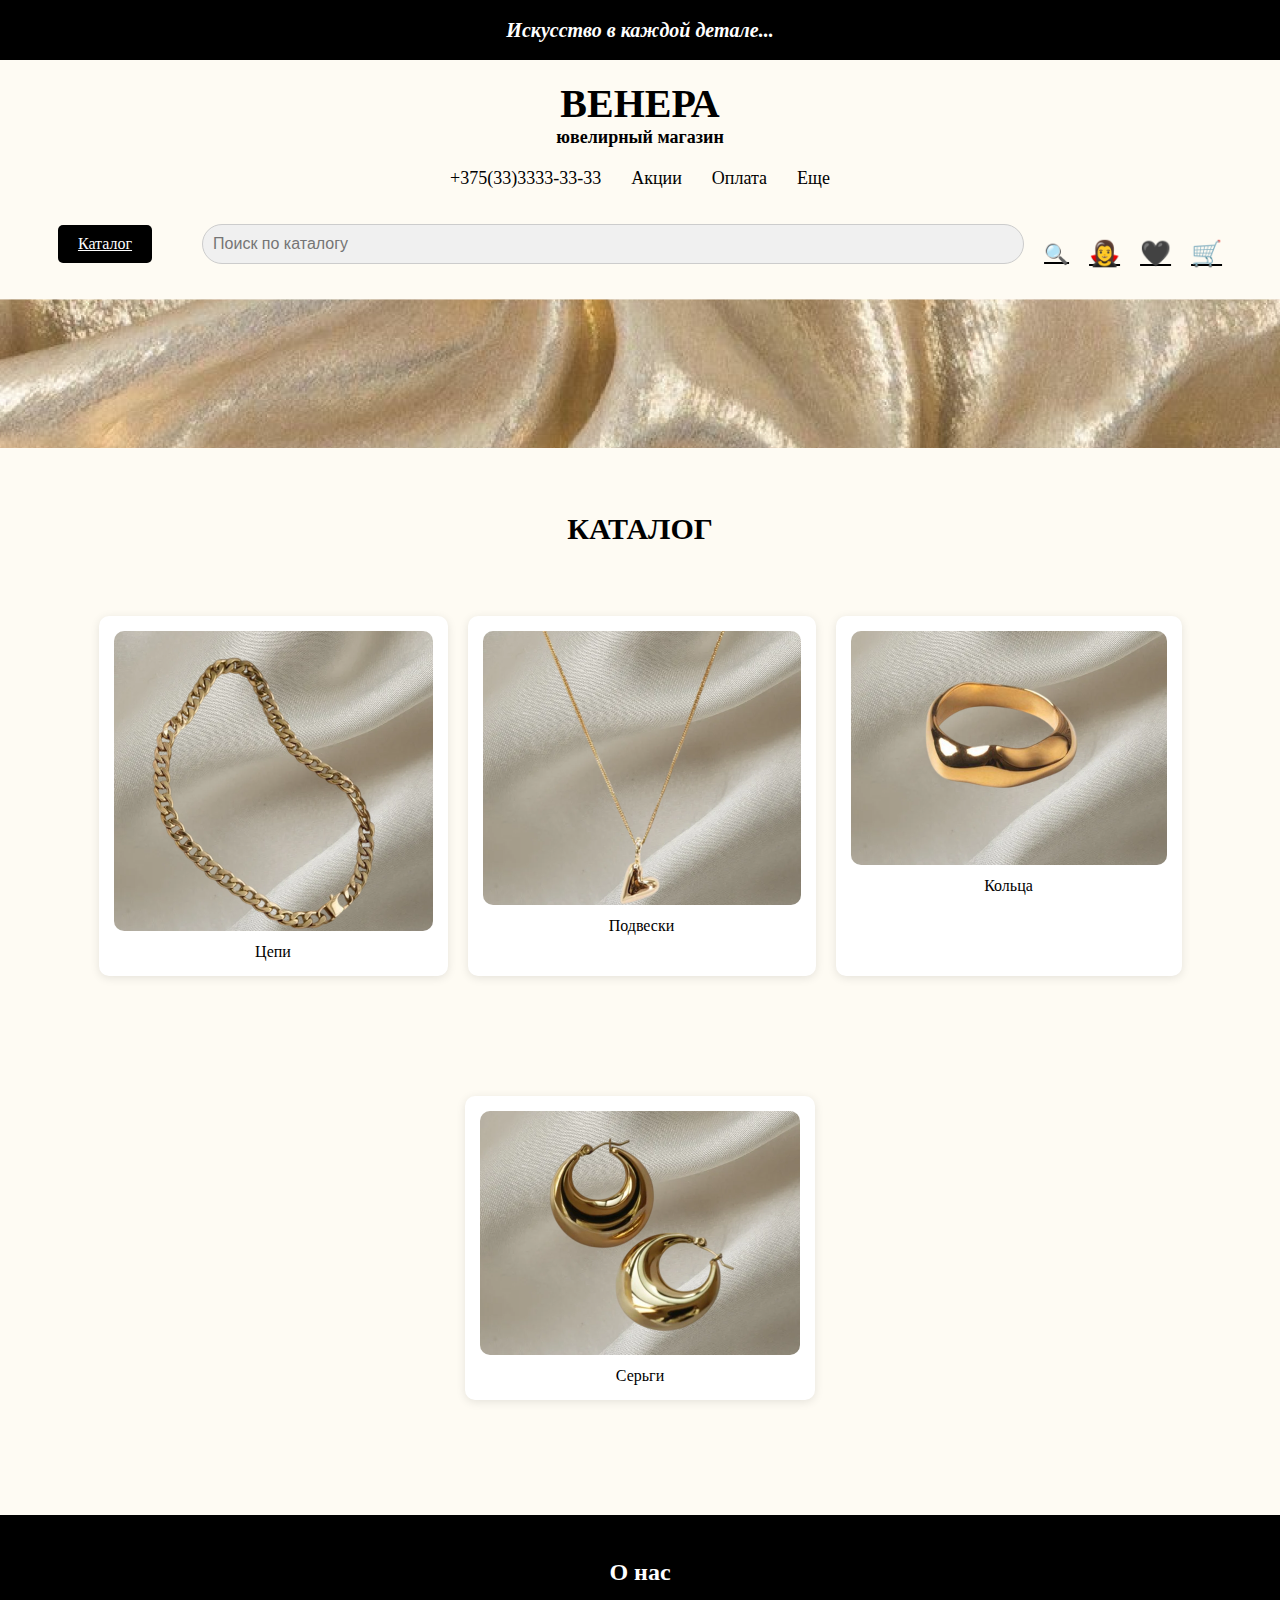
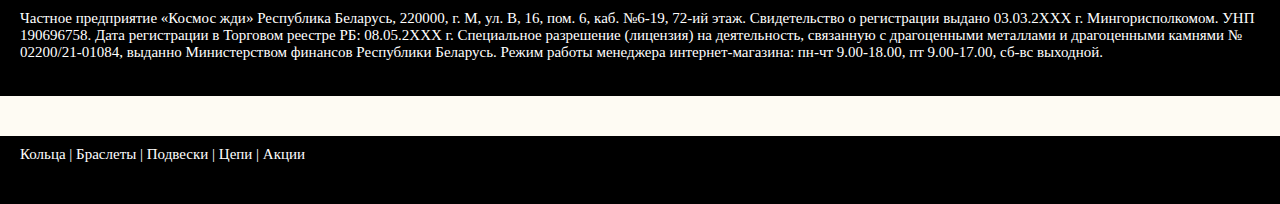
<file: index.html>
<!DOCTYPE html>
<html lang="ru">
<head>
    <meta charset="UTF-8">
    <meta name="viewport" content="width=device-width, initial-scale=1.0">
    <title>Ювелирный магазин Венера</title>
    <link rel="stylesheet" href="styles.css">
    <style>
        /* Стили для выпадающего списка предложений */
        #suggestions {
            border: 1px solid #ccc;
            max-height: 150px;
            overflow-y: auto;
            position: absolute;
            background: white;
            z-index: 1000;
            display: none; /* Скрыт по умолчанию */
        }
        .suggestion-item {
            padding: 10px;
            cursor: pointer;
        }
        .suggestion-item:hover {
            background: #f0f0f0;
        }
    </style>
</head>
<body>

<div class="header">
    <h2>Искусство в каждой детале...</h2>
</div>

<div class="title">
    <h1>ВЕНЕРА</h1>
    <h2>ювелирный магазин</h2>
</div>

<div class="nav">
    <a href="#" onclick="alert('Позвонить');">+375(33)3333-33-33</a>
    <a href="#" onclick="alert('Акции');">Акции</a>
    <a href="#" onclick="alert('Оплата');">Оплата</a>
    <a href="#" onclick="alert('Еще');">Еще</a>
</div>

<div class="buttons">
    <a href="catalog.html" class="button">Каталог</a>
    <div style="position: relative;">
        <input type="text" class="search" id="searchInput" placeholder="Поиск по каталогу" oninput="searchItems()">
        <div id="suggestions"></div> <!-- Контейнер для предложений -->
    </div>
    <div class="social-icons">
        <a href="#" class="search-icon" onclick="searchItems()">🔍</a>
        <a href="#">🧛‍♀️</a>
        <a href="favorites.html">🖤</a>
        <a href="cart.html">🛒</a>
    </div>
</div>

<div>
    <img src="img.png" alt="Изображение" class="full-width-image">
</div>

<div class="catalog">
    <h2>КАТАЛОГ</h2>
    <div class="catalog-items" id="catalogItems">
        <div class="catalog-item" data-category="Цепи" onclick="navigateToCatalog('Цепи')">
            <img src="chain.png" alt="Цепи">
            <p>Цепи</p>
        </div>

        <div class="catalog-item" data-category="Подвески" onclick="navigateToCatalog('Подвески')">
            <img src="pendant.png" alt="Подвески">
            <p>Подвески</p>
        </div>

        <div class="catalog-item" data-category="Кольца" onclick="navigateToCatalog('Кольца')">
            <img src="ring.png" alt="Кольца">
            <p>Кольца</p>
        </div>

        <div class="catalog-item" data-category="Серьги" onclick="navigateToCatalog('Серьги')">
            <img src="earrings.png" alt="Серьги">
            <p>Серьги</p>
        </div>
    </div>
</div>

<div class="about">
    <h3>О нас</h3>
    <p>Частное предприятие «Космос жди» Республика Беларусь, 220000, г. М, ул. В, 16, пом. 6, каб. №6-19, 72-ий этаж. Свидетельство о регистрации выдано 03.03.2ХХХ г. Мингорисполкомом. УНП 190696758. Дата регистрации в Торговом реестре РБ: 08.05.2ХХХ г. Специальное разрешение (лицензия) на деятельность, связанную с драгоценными металлами и драгоценными камнями № 02200/21-01084, выданно Министерством финансов Республики Беларусь. Режим работы менеджера интернет-магазина: пн-чт 9.00-18.00, пт 9.00-17.00, сб-вс выходной.</p>
</div>

<div class="footer">
    <div>Кольца | Браслеты | Подвески | Цепи | Акции</div>
    <div class="social-icons">
        <a href="#">Instagram</a>
        <a href="#">TikTok</a>
        <a href="#">VK</a>
    </div>
</div>

<script>
    // Навигация по каталогу
    function navigateToCatalog(category) {
        window.location.href = `catalog.html?category=${encodeURIComponent(category)}`;
    }

    // Поиск с предложениями
    function searchItems() {
        const input = document.getElementById('searchInput').value.trim(); // Убираем лишние пробелы
        const suggestions = document.getElementById('suggestions');
        suggestions.innerHTML = ''; // Очистить предыдущие предложения
        suggestions.style.display = 'none'; // Скрыть список предложений

        if (input) {
            const items = document.querySelectorAll('.catalog-item');
            let hasSuggestions = false; // Флаг для проверки наличия предложений

            items.forEach(item => {
                const category = item.getAttribute('data-category'); // Сохраняем название категории без изменения регистра
                if (category.toLowerCase().includes(input.toLowerCase())) { // Поиск с учётом регистра
                    hasSuggestions = true;
                    const suggestionItem = document.createElement('div');
                    suggestionItem.textContent = category; // Текст предложения
                    suggestionItem.classList.add('suggestion-item');
                    suggestionItem.onclick = () => {
                        document.getElementById('searchInput').value = category; // Установить в поле ввода
                        navigateToCatalog(category); // Перейти к категории
                        suggestions.innerHTML = ''; // Очистить предложения
                        suggestions.style.display = 'none'; // Скрыть список предложений
                    };
                    suggestions.appendChild(suggestionItem);
                }
            });

            if (hasSuggestions) {
                suggestions.style.display = 'block'; // Показать список предложений
            }
        }
    }
</script>

</body>
</html>
</file>
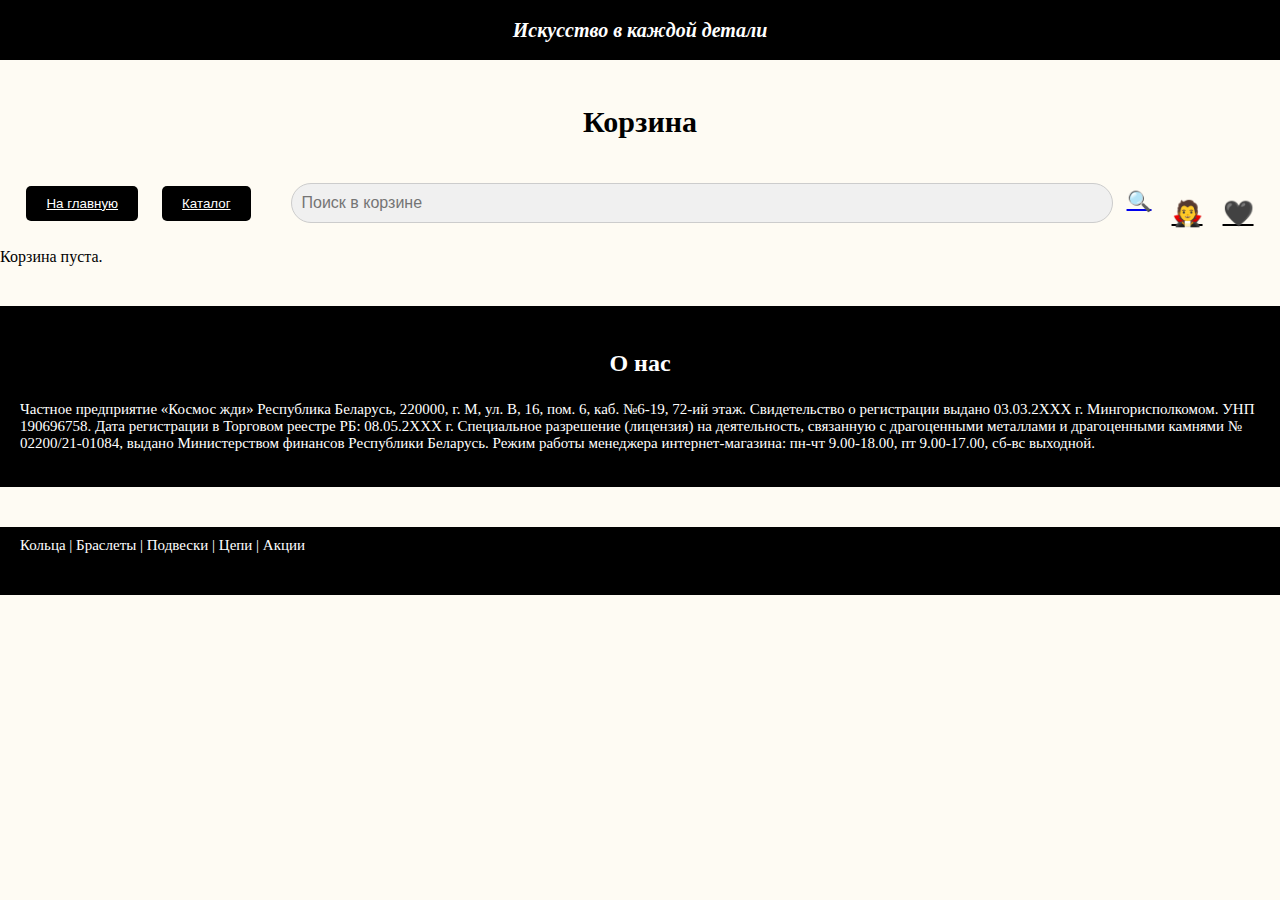
<file: cart.html>
<!DOCTYPE html>
<html lang="ru">
<head>
    <meta charset="UTF-8">
    <meta name="viewport" content="width=device-width, initial-scale=1.0">
    <title>Корзина - Ювелирный магазин Венера</title>
    <link rel="stylesheet" href="styles.css">
    <style>
        .catalog-item {
            border: 1px solid white;
            padding: 10px;
            margin: 10px;
            text-align: center;
            cursor: pointer;
            display: inline-block;
            background-color: #f9f9f9;
            border-radius: 5px;
        }
        .catalog-item img {
            width: 150px;
            height: auto;
        }
        .item-name {
            margin-top: 8px;
            font-weight: bold;
        }
        #imageDetails {
            text-align: center;
            margin-top: 20px;
        }
        .action-buttons {
            margin: 20px 0;
        }
        .search-container {
            display: inline-block;
            margin-left: 10px; /* Уменьшено для более близкого расположения */
        }
        .search-input {
            border-radius: 20px;
            padding: 10px;
            font-size: 16px;
            width: 800px;
            border: 1px solid #ccc;
            background-color: #f0f0f0;
        }
        .search-icon {
            font-size: 20px;
            cursor: pointer;
            margin-left: 10px;
        }
        .suggestions {
            border: 1px solid #ccc;
            background-color: white;
            max-height: 150px;
            overflow-y: auto;
            position: absolute;
            width: 300px;
            z-index: 1000;
        }
        .nav-buttons {
            display: inline-block;
            margin-right: 10px; /* Уменьшено для более близкого расположения */
        }
    </style>
</head>
<body>

<div class="header">
    <h2>Искусство в каждой детали</h2>
</div>

<div class="nav">
    <h2 class="title">Корзина</h2>
</div>

<div class="action-buttons">
    <div class="nav-buttons">
        <button class="button" onclick="goHome()">На главную</button>
        <button class="button" onclick="goToCatalog()">Каталог</button>
    </div>
    <div class="search-container">
        <input type="text" id="searchInput" class="search-input" placeholder="Поиск в корзине" oninput="showCartSuggestions()">
        <a href="#" class="search-icon" onclick="searchCartItems()">🔍</a>
        <div id="cartSuggestions" class="suggestions" style="display: none;"></div>
    </div>
    <div class="social-icons">
        <a href="#">🧛</a>
        <a href="favorites.html">🖤</a>
    </div>
</div>

<div id="cartItems" class="catalog-items"></div>
<div id="noCartMessage" class="no-cart" style="display: none;">Корзина пуста.</div>

<div id="imageDetails" style="display: none;">
    <h3 id="imageTitle"></h3>
    <img id="selectedImage" style="width: 200px;">
    <p id="imageCharacteristics"></p>
    <div class="action-buttons">
        <button class="button" onclick="goBack()">Назад</button>
        <button class="button" onclick="removeFromCart()">Удалить из Корзины</button>
        <button class="button" onclick="placeOrder()">Заказать</button>
    </div>
</div>

<script>
    let currentItem = null; // Текущий выбранный товар
    let currentIndex = -1; // Индекс текущего товара

    function displayCartItems() {
        const cart = JSON.parse(localStorage.getItem('cart')) || [];
        const cartItems = document.getElementById('cartItems');
        const noCartMessage = document.getElementById('noCartMessage');

        if (cart.length === 0) {
            noCartMessage.style.display = 'block';
            cartItems.style.display = 'none';
            return;
        }

        noCartMessage.style.display = 'none';
        cartItems.style.display = 'flex';
        cartItems.innerHTML = '';

        cart.forEach((item, index) => {
            const div = document.createElement('div');
            div.className = 'catalog-item';
            div.onclick = () => showImageDetails(item, index);
            div.innerHTML = `
                <img src="${item.src}" alt="${item.description}">
                <div class="item-name">${item.name}</div>
            `;
            cartItems.appendChild(div);
        });
    }

    function showImageDetails(item, index) {
        currentItem = item;
        currentIndex = index;
        document.getElementById('imageTitle').innerText = item.name || 'Неизвестный товар';
        document.getElementById('selectedImage').src = item.src;
        document.getElementById('imageCharacteristics').innerText = item.description || 'Нет описания';

        document.getElementById('imageDetails').style.display = 'block';
        document.getElementById('cartItems').style.display = 'none';
    }

    function goHome() {
        window.location.href = 'index.html';
    }

    function goToCatalog() {
        window.location.href = 'catalog.html';
    }

    function goBack() {
        document.getElementById('imageDetails').style.display = 'none';
        document.getElementById('cartItems').style.display = 'flex';
    }

    function removeFromCart() {
        if (currentIndex !== -1) {
            const cart = JSON.parse(localStorage.getItem('cart')) || [];
            cart.splice(currentIndex, 1);
            localStorage.setItem('cart', JSON.stringify(cart));
            alert("Товар удалён из Корзины.");
            displayCartItems(); // Обновить список корзины
            goBack(); // Вернуться к списку корзины
        }
    }

    function placeOrder() {
        alert("Заказ оформлен!");
    }

    function showCartSuggestions() {
        const input = document.getElementById('searchInput').value.trim();
        const cart = JSON.parse(localStorage.getItem('cart')) || [];
        const suggestionsContainer = document.getElementById('cartSuggestions');
        suggestionsContainer.innerHTML = ''; // Очистить предыдущие подсказки

        if (input) {
            const filteredCart = cart.filter(item => item.name.toLowerCase().includes(input.toLowerCase()));
            filteredCart.forEach(item => {
                const suggestionDiv = document.createElement('div');
                suggestionDiv.className = 'suggestion-item';
                suggestionDiv.innerText = item.name;
                suggestionDiv.onclick = () => {
                    document.getElementById('searchInput').value = item.name;
                    suggestionsContainer.innerHTML = '';
                    searchCartItems(); // Выполнить поиск
                };
                suggestionsContainer.appendChild(suggestionDiv);
            });

            suggestionsContainer.style.display = filteredCart.length > 0 ? 'block' : 'none';
        } else {
            suggestionsContainer.style.display = 'none';
        }
    }

    function searchCartItems() {
        const input = document.getElementById('searchInput').value.trim();
        const cart = JSON.parse(localStorage.getItem('cart')) || [];

        if (input) {
            const filteredCart = cart.filter(item => item.name.toLowerCase().includes(input.toLowerCase()));
            displayFilteredCartItems(filteredCart);

            if (filteredCart.length === 0) {
                alert(`Товар "${input}" не найден в корзине.`);
            }
        } else {
            alert("Пожалуйста, введите название товара для поиска.");
            displayCartItems(); // Показать все товары, если поле ввода пустое
        }
    }

    function displayFilteredCartItems(filteredCart) {
        const cartItems = document.getElementById('cartItems');
        cartItems.innerHTML = '';
        if (filteredCart.length === 0) {
            document.getElementById('noCartMessage').style.display = 'block';
            return;
        } else {
            document.getElementById('noCartMessage').style.display = 'none';
        }

        filteredCart.forEach((item, index) => {
            const div = document.createElement('div');
            div.className = 'catalog-item';
            div.onclick = () => showImageDetails(item, index);
            div.innerHTML = `
                <img src="${item.src}" alt="${item.description}">
                <div class="item-name">${item.name}</div>
            `;
            cartItems.appendChild(div);
        });
    }

    document.addEventListener('DOMContentLoaded', displayCartItems);
</script>

<div class="about">
    <h3>О нас</h3>
    <p>Частное предприятие «Космос жди» Республика Беларусь, 220000, г. М, ул. В, 16, пом. 6,
        каб. №6-19, 72-ий этаж. Свидетельство о регистрации выдано 03.03.2ХХХ г. Мингорисполкомом. УНП 190696758. Дата регистрации в Торговом реестре РБ: 08.05.2ХХХ г. Специальное разрешение (лицензия) на деятельность, связанную с драгоценными металлами и драгоценными камнями № 02200/21-01084, выдано Министерством финансов Республики Беларусь. Режим работы менеджера интернет-магазина: пн-чт 9.00-18.00, пт 9.00-17.00, сб-вс выходной.</p>
</div>

<div class="footer">
    <div>Кольца | Браслеты | Подвески | Цепи | Акции</div>
    <div class="social-icons">
        <a href="#">Instagram</a>
        <a href="#">TikTok</a>
        <a href="#">VK</a>
    </div>
</div>
</body>
</html>
</file>
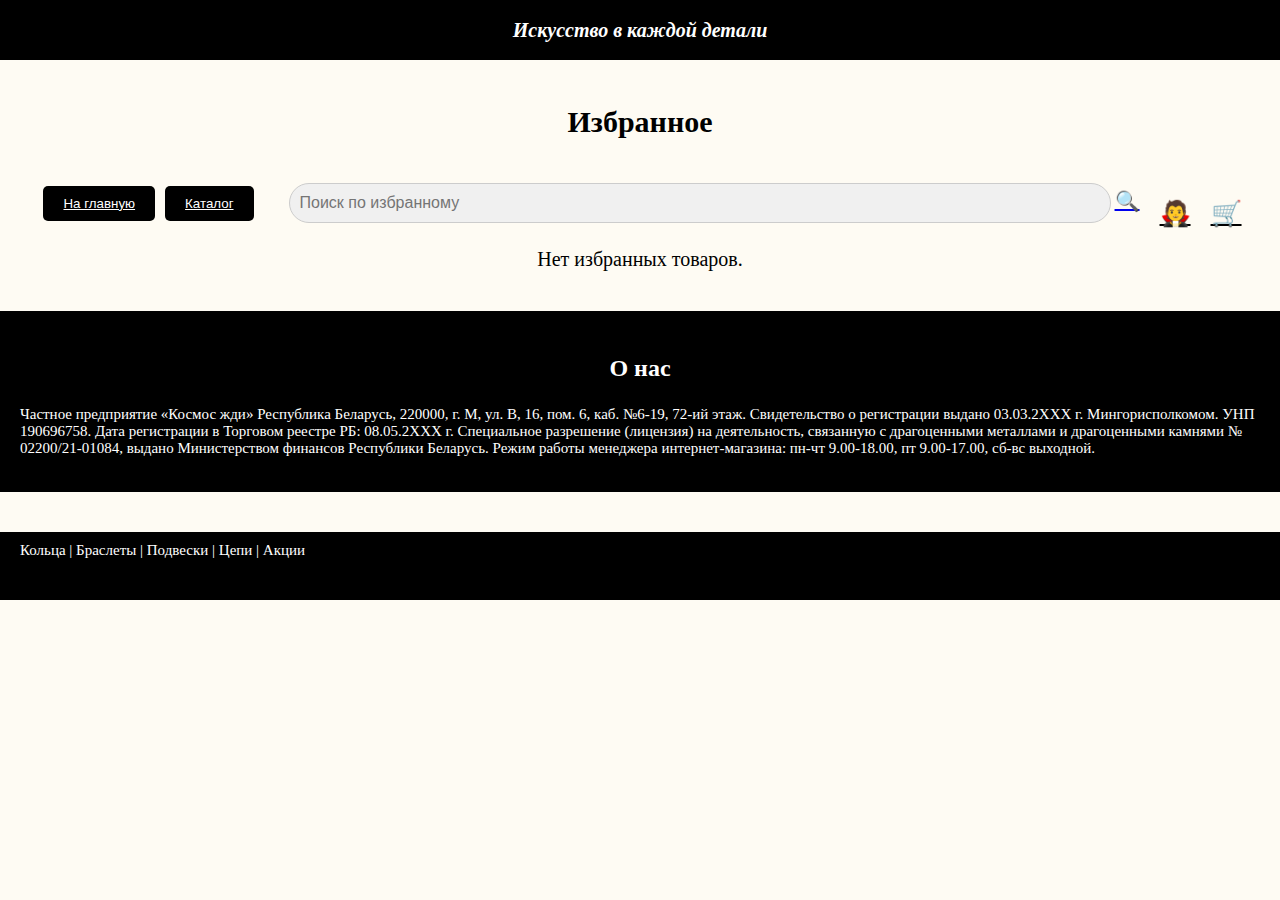
<file: favorites.html>
<!DOCTYPE html>
<html lang="ru">
<head>
    <meta charset="UTF-8">
    <meta name="viewport" content="width=device-width, initial-scale=1.0">
    <title>Избранное - Ювелирный магазин Венера</title>
    <link rel="stylesheet" href="styles.css">
    <style>
        #imageDetails {
            text-align: center;
            margin-top: 20px;
        }
        .button {
            margin: 5px;
        }
        .catalog-item img {
            width: 150px; /* Ширина изображений */
            height: auto; /* Сохранить пропорции */
        }
        .item-name {
            font-weight: bold; /* Жирное название */
            margin-top: 8px; /* Отступ сверху для названия */
        }
        .search-container {
            position: relative;
            display: inline-block;
        }
        .search-input {
            border-radius: 20px; /* Закругленные углы */
            padding: 10px; /* Отступ внутри поля */
            font-size: 16px; /* Размер шрифта */
            width: 800px; /* Ширина поля */
            border: 1px solid #ccc; /* Светлая рамка */
            background-color: #f0f0f0; /* Светлый фон */
            margin-left: 30px;
        }
        .search-icon {
            font-size: 20px; /* Размер иконки поиска */
            cursor: pointer; /* Указатель при наведении */
        }
        .suggestions {
            border: 1px solid #ccc;
            background-color: white;
            max-height: 150px;
            overflow-y: auto;
            position: absolute;
            width: 800px;
            z-index: 1000;
        }
    </style>
</head>
<body>

<div class="header">
    <h2>Искусство в каждой детали</h2>
</div>

<div class="nav">
    <h2 class="title">Избранное</h2>
</div>

<div class="action-buttons">
    <button class="button" onclick="goHome()">На главную</button>
    <button class="button" onclick="goToCatalog()">Каталог</button>
    <div class="search-container">
        <input type="text" id="searchInput" class="search-input" placeholder="Поиск по избранному" oninput="showSuggestions()">
        <a href="#" class="search-icon" onclick="searchItems()">🔍</a>
        <div id="suggestions" class="suggestions" style="display: none;"></div>
    </div>
    <div class="social-icons">
        <a href="#">🧛</a>
        <a href="cart.html">🛒</a>
    </div>
</div>

<div id="favoritesItems" class="catalog-items"></div>
<div id="noFavoritesMessage" class="no-favorites" style="display: none;">Нет избранных товаров.</div>

<div id="imageDetails" style="display: none;">
    <h3 id="imageTitle"></h3>
    <img id="selectedImage" style="width: 200px;">
    <p id="imageCharacteristics"></p>
    <button class="button" onclick="goBack()">Назад</button>
    <button class="button" onclick="removeFromFavorites()">Удалить из Избранного</button>
    <button class="button" onclick="addToCart()">Добавить в Корзину</button>
</div>

<script>
    let currentItem = null; // Текущий выбранный товар
    let currentIndex = -1; // Индекс текущего товара

    function displayFavoriteItems() {
        const favorites = JSON.parse(localStorage.getItem('favorites')) || [];
        const favoritesItems = document.getElementById('favoritesItems');
        const noFavoritesMessage = document.getElementById('noFavoritesMessage');

        if (favorites.length === 0) {
            noFavoritesMessage.style.display = 'block';
            favoritesItems.style.display = 'none';
            return;
        }

        noFavoritesMessage.style.display = 'none';
        favoritesItems.style.display = 'flex';
        favoritesItems.innerHTML = '';

        favorites.forEach((item, index) => {
            const div = document.createElement('div');
            div.className = 'catalog-item';
            div.style.border = '1px solid white';
            div.style.padding = '10px';
            div.style.cursor = 'pointer';
            div.innerHTML = `
                <img src="${item.src}" alt="${item.description}">
                <p class="item-name">${item.name}</p>
            `;
            div.onclick = () => showImageDetails(item.src, item.description, item.name, index);
            favoritesItems.appendChild(div);
        });
    }

    function showImageDetails(imgSrc, description, name, index) {
        currentItem = { src: imgSrc, description: description }; // Сохранение текущего товара
        currentIndex = index; // Сохранение индекса текущего товара
        document.getElementById('imageTitle').innerText = name;
        document.getElementById('selectedImage').src = imgSrc;
        document.getElementById('imageCharacteristics').innerText = description;

        document.getElementById('imageDetails').style.display = 'block';
        document.getElementById('favoritesItems').style.display = 'none';
    }

    function goBack() {
        document.getElementById('imageDetails').style.display = 'none';
        document.getElementById('favoritesItems').style.display = 'flex';
    }

    function goHome() {
        window.location.href = 'index.html';
    }

    function goToCatalog() {
        window.location.href = 'catalog.html';
    }

    function searchItems() {
        const input = document.getElementById('searchInput').value.trim();
        const favorites = JSON.parse(localStorage.getItem('favorites')) || [];

        if (input) {
            const filteredFavorites = favorites.filter(item => item.name.toLowerCase().includes(input.toLowerCase()));
            displayFilteredItems(filteredFavorites);

            if (filteredFavorites.length === 0) {
                alert(`Товар "${input}" не найден в избранном.`);
            }
        } else {
            alert("Пожалуйста, введите название товара для поиска.");
            displayFavoriteItems();
        }
    }

    function displayFilteredItems(filteredFavorites) {
        const favoritesItems = document.getElementById('favoritesItems');
        favoritesItems.innerHTML = '';

        if (filteredFavorites.length === 0) {
            document.getElementById('noFavoritesMessage').style.display = 'block';
            return;
        } else {
            document.getElementById('noFavoritesMessage').style.display = 'none';
        }

        filteredFavorites.forEach((item, index) => {
            const div = document.createElement('div');
            div.className = 'catalog-item';
            div.style.border = '1px solid white';
            div.style.padding = '10px';
            div.style.cursor = 'pointer';
            div.innerHTML = `
                <img src="${item.src}" alt="${item.description}">
                <p class="item-name">${item.name}</p>
            `;
            div.onclick = () => showImageDetails(item.src, item.description, item.name, index);
            favoritesItems.appendChild(div);
        });
    }

    function showSuggestions() {
        const input = document.getElementById('searchInput').value.trim();
        const favorites = JSON.parse(localStorage.getItem('favorites')) || [];
        const suggestionsContainer = document.getElementById('suggestions');
        suggestionsContainer.innerHTML = '';

        if (input) {
            const filteredFavorites = favorites.filter(item => item.name.toLowerCase().includes(input.toLowerCase()));
            filteredFavorites.forEach(item => {
                const suggestionDiv = document.createElement('div');
                suggestionDiv.className = 'suggestion-item';
                suggestionDiv.innerText = item.name;
                suggestionDiv.onclick = () => {
                    document.getElementById('searchInput').value = item.name;
                    suggestionsContainer.innerHTML = '';
                    searchItems();
                };
                suggestionsContainer.appendChild(suggestionDiv);
            });

            suggestionsContainer.style.display = filteredFavorites.length > 0 ? 'block' : 'none';
        } else {
            suggestionsContainer.style.display = 'none';
        }
    }

    function removeFromFavorites() {
        const favorites = JSON.parse(localStorage.getItem('favorites')) || [];
        if (currentIndex !== -1) {
            favorites.splice(currentIndex, 1);
            localStorage.setItem('favorites', JSON.stringify(favorites));
            goBack();
            alert("Товар удалён из Избранного.");
            displayFavoriteItems();
        }
    }

    function addToCart() {
        const cart = JSON.parse(localStorage.getItem('cart')) || [];
        if (currentItem && !cart.some(item => item.src === currentItem.src)) {
            cart.push(currentItem);
            localStorage.setItem('cart', JSON.stringify(cart));
            alert(`${currentItem.description} добавлено в Корзину!`);
        } else {
            alert(`${currentItem.description} уже в Корзине.`);
        }
    }

    document.addEventListener('DOMContentLoaded', displayFavoriteItems);
</script>

<div class="about">
    <h3>О нас</h3>
    <p>Частное предприятие «Космос жди» Республика Беларусь, 220000, г. М, ул. В, 16, пом. 6,
        каб. №6-19, 72-ий этаж. Свидетельство о регистрации выдано 03.03.2ХХХ г. Мингорисполкомом. УНП 190696758. Дата регистрации в Торговом реестре РБ: 08.05.2ХХХ г. Специальное разрешение (лицензия) на деятельность, связанную с драгоценными металлами и драгоценными камнями № 02200/21-01084, выдано Министерством финансов Республики Беларусь. Режим работы менеджера интернет-магазина: пн-чт 9.00-18.00, пт 9.00-17.00, сб-вс выходной.</p>
</div>

<div class="footer">
    <div>Кольца | Браслеты | Подвески | Цепи | Акции</div>
    <div class="social-icons">
        <a href="#">Instagram</a>
        <a href="#">TikTok</a>
        <a href="#">VK</a>
    </div>
</div>
</body>
</html>
</file>
<file: styles.css>
body {
    font-family: 'Lora', serif;
    background-color: #fefbf3;
    margin: 0;
    padding: 0;
}

.header {
    background-color: black;
    color: #ffffff;
    text-align: center;
    height: 60px;
    display: flex;
    justify-content: center;
    align-items: center;
    padding: 0 20px;
    margin-bottom: 20px; /* Margin below header */
}

.header h2 {
    font-style: italic;
    font-size: 20px;
    margin: 0;
}

.title {
    text-align: center; /* Center the title */
    font-size: 30px; /* Title size */
    margin-bottom: 20px; /* Margin below title */
}

.title h1 {
    font-size: 40px;
    margin: 0;
}

.title h2 {
    font-size: 18px;
    margin: 0;
}

.nav {
    display: flex;
    justify-content: center; /* Center the navigation */
    align-items: center;
    font-size: 18px;
    margin-bottom: 20px; /* Margin below navigation */
}

.nav a {
    color: #000000;
    text-decoration: none;
    margin: 0 15px;
}

.action-buttons {
    display: flex;
    justify-content: center; /* Center buttons below title */
    align-items: center; /* Center vertically */
    margin-top: 10px; /* Space above buttons */
}

.buttons {
    display: flex;
    justify-content: center; /* Center content */
    align-items: center;
    padding: 10px 20px;
    color: #000000;
    text-decoration: black;
    margin: 0 15px;
}

.icon-button {
    font-size: 24px; /* Размер иконки */
    color: #fff; /* Цвет иконки */
    background-color: #000; /* Цвет фона */
    padding: 10px; /* Внутренние отступы */
    border-radius: 5px; /* Закругление углов */
    text-decoration: none; /* Убираем подчеркивание */
    margin: 0 5px; /* Отступы между кнопками */
}

.icon-button:hover {
    background-color: #444; /* Цвет фона при наведении */
}

.button {
    text-decoration: underline; /* Underline the button text */
    background-color: black; /* Button background */
    color: white; /* Button text color */
    padding: 10px 20px; /* Button padding */
    border: none; /* Remove border */
    border-radius: 5px; /* Rounded corners */
    cursor: pointer; /* Pointer cursor */
    margin-right: 20px; /* Space between the button and icons */

}

.search {
    border-radius: 20px; /* Rounded corners */
    padding: 10px; /* Padding inside field */
    font-size: 16px; /* Font size */
    width: 800px; /* Increased width */
    border: 1px solid #ccc; /* Light border */
    background-color: #f0f0f0; /* Light background */
    margin-left: 30px;
}

.social-icons {
    display: flex;
    align-items: center;
    margin-top: 20px; /* Margin above icons */
}

.social-icons a {
    text-decoration: underline; /* Underline the icon links */
    margin-left: 20px; /* Space between icons */
    font-size: 25px; /* Icon size */
    color: black; /* Icon color */
}

/* Adding search icon */
.social-icons a.search-icon {
    font-size: 20px; /* Search icon size */
}

.full-width-image {
    width: 100%;
    height: auto; /* Automatic height to maintain aspect ratio */
    max-height: 150px; /* Max height limit */
    margin: 20px 0; /* Increased margin above and below image */
}

.catalog-container {
    display: flex; /* Flex layout for sidebar and catalog */
}

.sidebar {
    width: 200px; /* Sidebar width */
    padding: 15px;
    background-color: #f4f4f4; /* Sidebar background color */
    border-right: 1px solid #ccc; /* Optional border */
}

.sidebar h3 {
    margin-top: 0;
}

.sidebar ul {
    list-style-type: none; /* Remove bullet points */
    padding: 0;
}

.sidebar ul li {
    margin: 10px 0;
}

.sidebar ul li a {
    text-decoration: none; /* No underline */
    color: #333; /* Link color */
}

.sidebar ul li a:hover {
    text-decoration: underline; /* Underline on hover */
}

.catalog {
    flex-grow: 1; /* Take the remaining space */
    padding: 15px;
    background-color: #fefbf3; /* Catalog background color */
}

.catalog h2 {
    text-align: center;
    font-size: 30px; /* Title size */
    margin-bottom: 20px; /* Margin below title */
}

.catalog-items {
    display: flex; /* Use flexbox for horizontal layout */
    justify-content: center; /* Center items */
    flex-wrap: wrap; /* Allow wrapping */
    gap: 20px; /* Space between items */
    position: relative; /* Для позиционирования иконок */
    margin: 10px;
}

.catalog-item {
    background-color: #ffffff; /* Card background color */
    border-radius: 10px; /* Rounded corners */
    padding: 15px;
    box-shadow: 0 2px 10px rgba(0, 0, 0, 0.1);
    margin: 50px 0; /* Increased margin between items */
    transition: transform 0.2s; /* Smooth transition */
    text-align: center; /* Center text inside item */

}

.catalog-item:hover {
    transform: translateY(-4px); /* Lift effect on hover */
}

.catalog-item img {
    max-width: 100%; /* Responsive image */
    height: auto; /* Automatic height */
    border-radius: 10px; /* Rounded corners for images */
}

.catalog-item p {
    font-size: 16px; /* Font size for item text */
    margin: 8px 0 0; /* Margin adjustments */
}

.item-details {
    display: none; /* Hide details by default */
    text-align: center;
    margin-top: 20px;
    flex: 1; /* Take remaining space */
}

.about {
    background-color: black; /* Section background */
    color: white; /* Text color */
    padding: 20px;
    text-align: left;
    margin: 40px 0; /* Margin above and below section */
}

.about h3 {
    text-align: center;
    font-size: 24px; /* Title size */
}

.about p {
    font-size: 15px; /* Text size */
}

.footer {
    display: flex;
    justify-content: space-between; /* Space between footer items */
    padding: 10px 20px;
    font-size: 15px;
    color: white; /* Footer text color */
    background-color: black; /* Footer background */
    margin-top: 40px; /* Margin above footer */
}
.no-favorites {
    text-align: center; /* Center the no favorites message */
    font-size: 20px; /* Larger font for visibility */
    margin-top: 20px; /* Margin above message */
}
.item-icons {
    display: flex;
    justify-content: center; /* Центрирование иконок */
    margin-top: 10px; /* Отступ сверху */
}

.item-icons a {
    font-size: 24px; /* Размер иконок */
    margin: 0 10px; /* Отступ между иконками */
    text-decoration: underline; /* Подчеркивание */
    color: black; /* Цвет подчеркивания */
}
</file>
